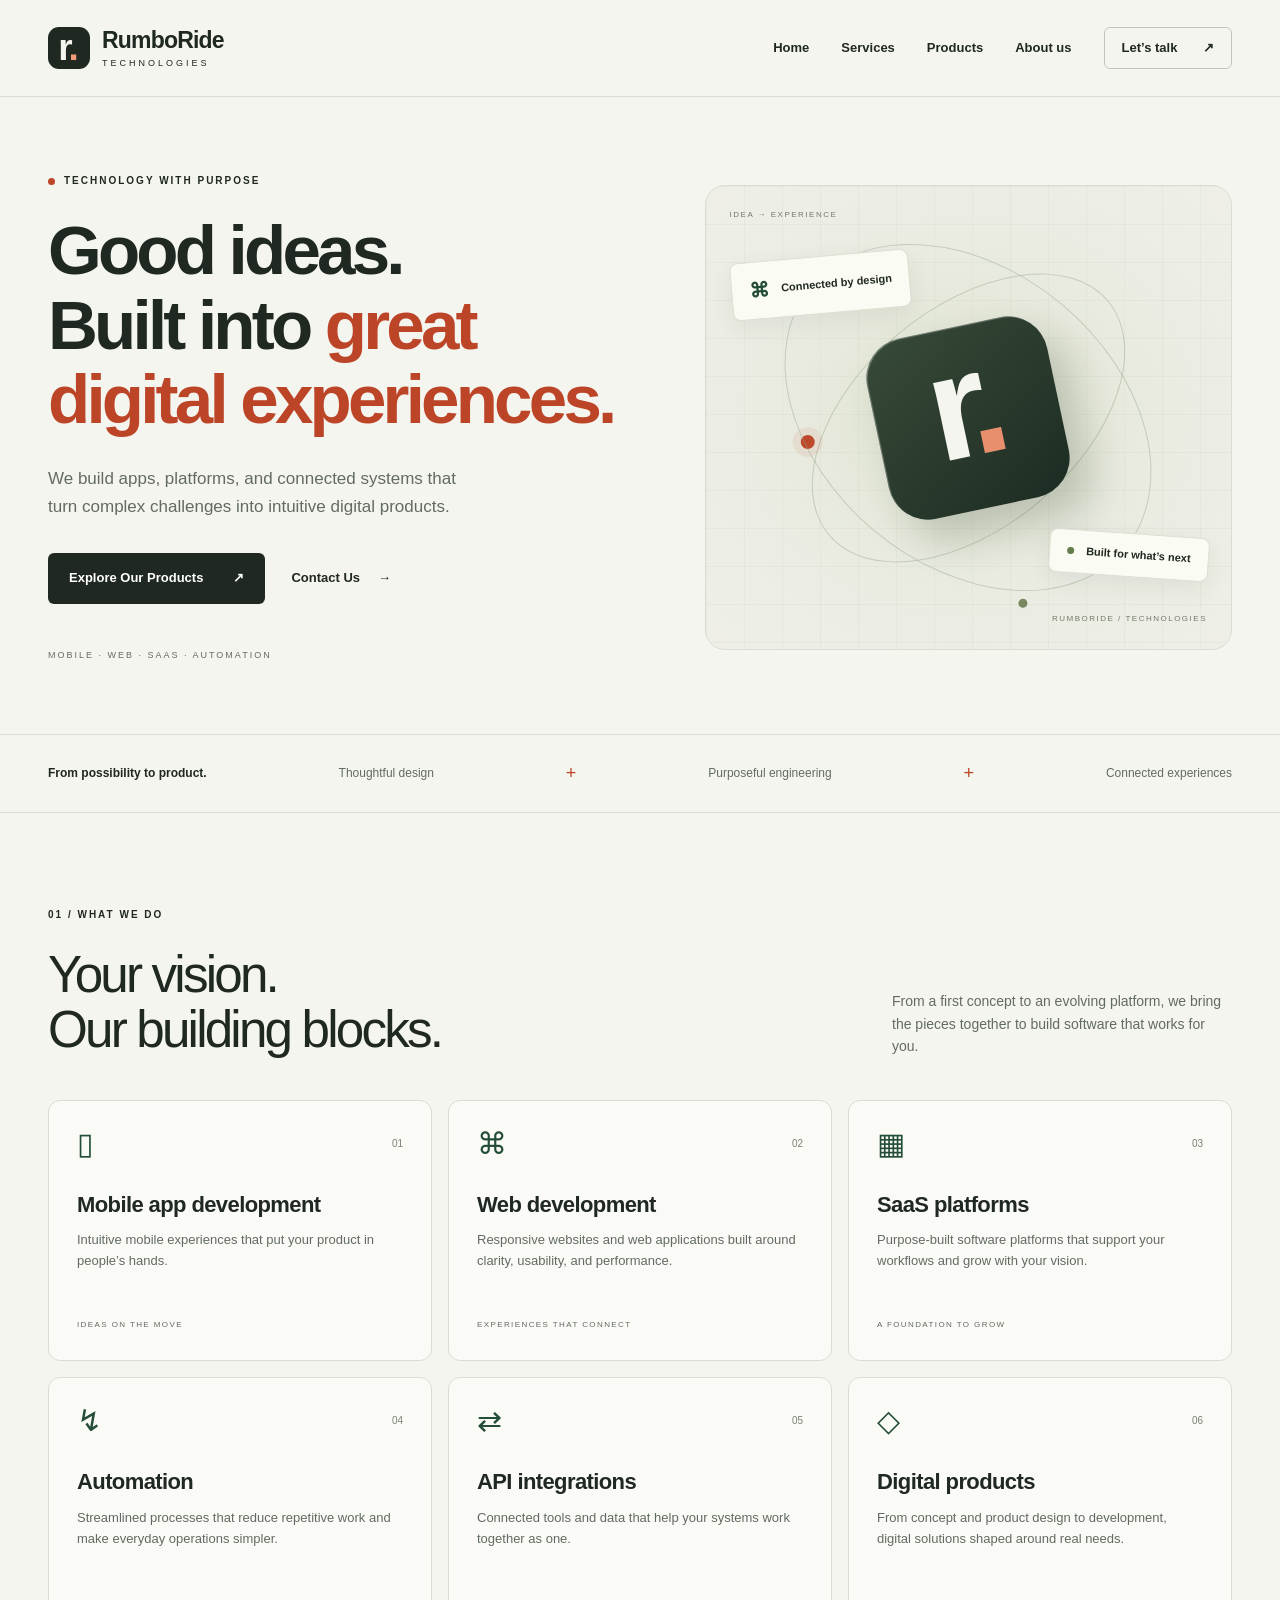
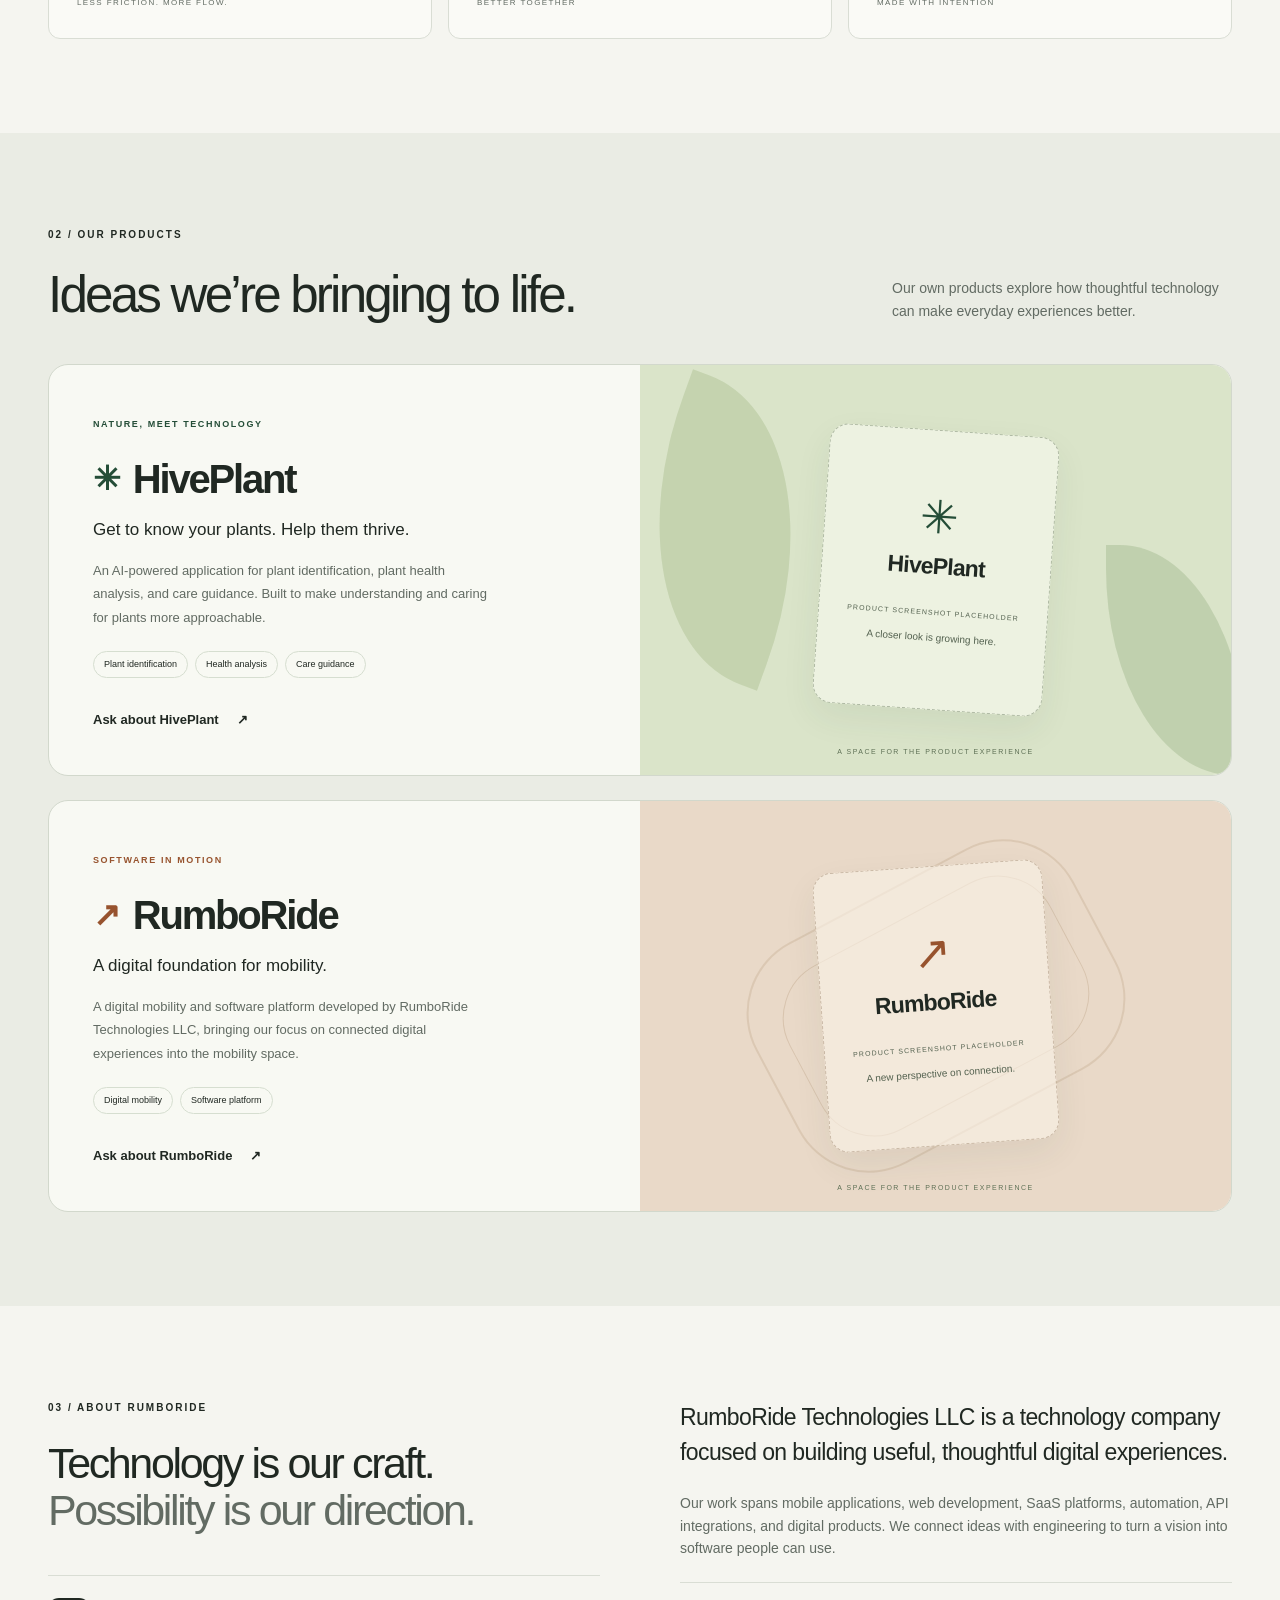
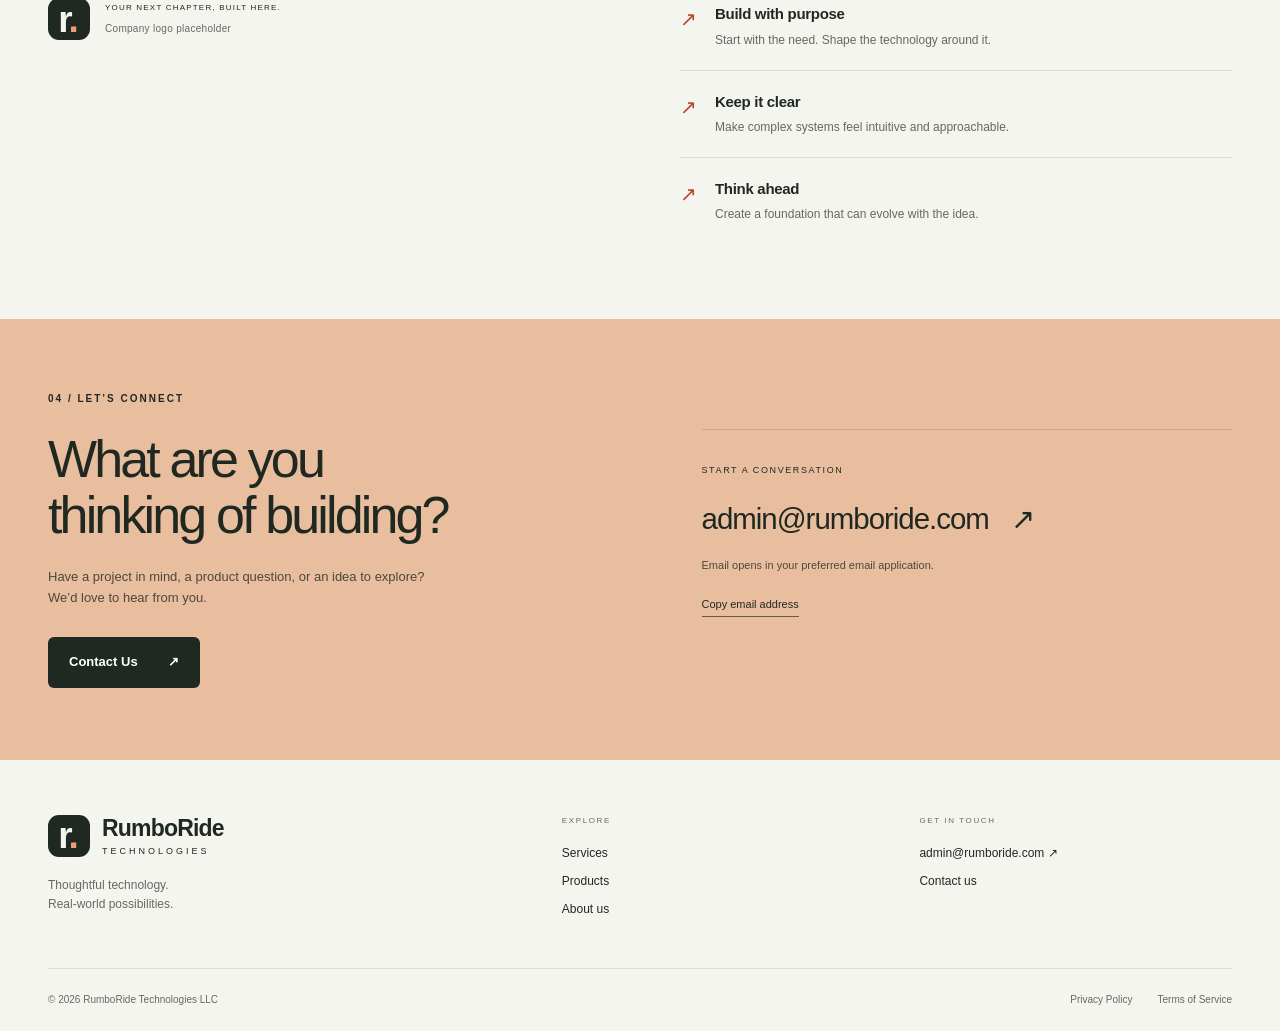
<file: index.html>
<!DOCTYPE html>
<html lang="en">
<head>
  <meta charset="UTF-8">
  <meta name="viewport" content="width=device-width, initial-scale=1.0">
  <meta name="theme-color" content="#f5f5f0">
  <title>RumboRide Technologies LLC | Apps, Platforms & Digital Products</title>
  <meta name="description" content="RumboRide Technologies LLC builds mobile apps, websites, SaaS platforms, automation, API integrations, and digital products. Discover HivePlant and RumboRide.">
  <link rel="canonical" href="https://rumboride.com/">
  <meta property="og:type" content="website">
  <meta property="og:site_name" content="RumboRide Technologies LLC">
  <meta property="og:title" content="RumboRide Technologies LLC | Apps, Platforms & Digital Products">
  <meta property="og:description" content="RumboRide Technologies LLC builds mobile apps, websites, SaaS platforms, automation, API integrations, and digital products. Discover HivePlant and RumboRide.">
  <meta property="og:url" content="https://rumboride.com/">
  <meta property="og:image" content="https://rumboride.com/assets/images/social-card.png">
  <meta property="og:image:alt" content="RumboRide Technologies — Technology with purpose">
  <meta name="twitter:card" content="summary_large_image">
  <link rel="icon" href="/assets/images/favicon.svg" type="image/svg+xml">
  <link rel="stylesheet" href="/assets/css/styles.css">
  <script src="/assets/js/main.js" defer></script>
</head>
<body>
<a class="skip-link" href="#main">Skip to content</a>
<header class="site-header">
  <div class="container nav-wrap">
    <a class="brand" href="/" aria-label="RumboRide Technologies home"><span class="brand-symbol" aria-hidden="true">r<span>.</span></span><span>RumboRide<small>TECHNOLOGIES</small></span></a>
    <button class="menu-toggle" type="button" aria-expanded="false" aria-controls="primary-nav">Menu <span aria-hidden="true">☰</span></button>
    <nav id="primary-nav" aria-label="Main navigation">
      <a href="/#home">Home</a><a href="/#services">Services</a><a href="/#products">Products</a><a href="/#about">About us</a><a class="nav-contact" href="/#contact">Let’s talk <span aria-hidden="true">↗</span></a>
    </nav>
  </div>
</header>
<main id="main">
<section id="home" class="hero container" aria-labelledby="hero-title">
  <div class="hero-copy"><p class="eyebrow"><span class="status-dot" aria-hidden="true"></span> TECHNOLOGY WITH PURPOSE</p><h1 id="hero-title">Good ideas.<br>Built into <span class="accent">great<br>digital experiences.</span></h1><p class="hero-description">We build apps, platforms, and connected systems that turn complex challenges into intuitive digital products.</p><div class="button-row"><a class="button button-dark" href="#products">Explore Our Products <span aria-hidden="true">↗</span></a><a class="text-link" href="#contact">Contact Us <span aria-hidden="true">→</span></a></div><p class="hero-footnote">MOBILE · WEB · SAAS · AUTOMATION</p></div>
  <div class="hero-art" aria-label="Abstract illustration of connected digital products" role="img"><div class="art-grid"></div><div class="art-orbit orbit-one"></div><div class="art-orbit orbit-two"></div><div class="art-core"><span>r<span class="accent">.</span></span></div><div class="floating-label label-top"><span class="mini-icon">⌘</span> Connected by design</div><div class="floating-label label-bottom"><span class="status-dot"></span> Built for what’s next</div><span class="art-coordinate coord-top">IDEA → EXPERIENCE</span><span class="art-coordinate coord-bottom">RUMBORIDE / TECHNOLOGIES</span></div>
</section>
<div class="capability-strip"><div class="container"><span>From possibility to product.</span><span>Thoughtful design</span><span class="strip-plus" aria-hidden="true">+</span><span>Purposeful engineering</span><span class="strip-plus" aria-hidden="true">+</span><span>Connected experiences</span></div></div>
<section id="services" class="section container" aria-labelledby="services-title"><div class="section-heading"><div><p class="eyebrow">01 / WHAT WE DO</p><h2 id="services-title">Your vision.<br>Our building blocks.</h2></div><p>From a first concept to an evolving platform, we bring the pieces together to build software that works for you.</p></div>
<div class="services-grid">
<article class="service-card"><div class="card-top"><span class="service-icon" aria-hidden="true">▯</span><span>01</span></div><h3>Mobile app development</h3><p>Intuitive mobile experiences that put your product in people’s hands.</p><span class="service-tag">IDEAS ON THE MOVE</span></article>
<article class="service-card"><div class="card-top"><span class="service-icon" aria-hidden="true">⌘</span><span>02</span></div><h3>Web development</h3><p>Responsive websites and web applications built around clarity, usability, and performance.</p><span class="service-tag">EXPERIENCES THAT CONNECT</span></article>
<article class="service-card"><div class="card-top"><span class="service-icon" aria-hidden="true">▦</span><span>03</span></div><h3>SaaS platforms</h3><p>Purpose-built software platforms that support your workflows and grow with your vision.</p><span class="service-tag">A FOUNDATION TO GROW</span></article>
<article class="service-card"><div class="card-top"><span class="service-icon" aria-hidden="true">↯</span><span>04</span></div><h3>Automation</h3><p>Streamlined processes that reduce repetitive work and make everyday operations simpler.</p><span class="service-tag">LESS FRICTION. MORE FLOW.</span></article>
<article class="service-card"><div class="card-top"><span class="service-icon" aria-hidden="true">⇄</span><span>05</span></div><h3>API integrations</h3><p>Connected tools and data that help your systems work together as one.</p><span class="service-tag">BETTER TOGETHER</span></article>
<article class="service-card"><div class="card-top"><span class="service-icon" aria-hidden="true">◇</span><span>06</span></div><h3>Digital products</h3><p>From concept and product design to development, digital solutions shaped around real needs.</p><span class="service-tag">MADE WITH INTENTION</span></article>
</div></section>
<section id="products" class="products-section section" aria-labelledby="products-title"><div class="container"><div class="section-heading"><div><p class="eyebrow">02 / OUR PRODUCTS</p><h2 id="products-title">Ideas we’re bringing to life.</h2></div><p>Our own products explore how thoughtful technology can make everyday experiences better.</p></div>
<article class="product-card hive"><div class="product-copy"><span class="product-category">NATURE, MEET TECHNOLOGY</span><h3><span class="product-mark" aria-hidden="true">✳</span> HivePlant</h3><p>Get to know your plants. Help them thrive.</p><p class="product-detail">An AI-powered application for plant identification, plant health analysis, and care guidance. Built to make understanding and caring for plants more approachable.</p><div class="product-tags"><span>Plant identification</span><span>Health analysis</span><span>Care guidance</span></div><a class="text-link" href="mailto:admin@rumboride.com?subject=HivePlant%20inquiry">Ask about HivePlant <span aria-hidden="true">↗</span></a></div><div class="product-preview plant-preview"><div class="preview-decoration leaf leaf-one"></div><div class="preview-decoration leaf leaf-two"></div><div class="screenshot-placeholder"><span class="preview-symbol" aria-hidden="true">✳</span><strong>HivePlant</strong><span class="placeholder-caption">PRODUCT SCREENSHOT PLACEHOLDER</span><p>A closer look is growing here.</p></div><span class="preview-note">A SPACE FOR THE PRODUCT EXPERIENCE</span></div></article>
<article class="product-card mobility"><div class="product-copy"><span class="product-category">SOFTWARE IN MOTION</span><h3><span class="product-mark" aria-hidden="true">↗</span> RumboRide</h3><p>A digital foundation for mobility.</p><p class="product-detail">A digital mobility and software platform developed by RumboRide Technologies LLC, bringing our focus on connected digital experiences into the mobility space.</p><div class="product-tags"><span>Digital mobility</span><span>Software platform</span></div><a class="text-link" href="mailto:admin@rumboride.com?subject=RumboRide%20platform%20inquiry">Ask about RumboRide <span aria-hidden="true">↗</span></a></div><div class="product-preview ride-preview"><div class="route-line"></div><div class="screenshot-placeholder"><span class="preview-symbol" aria-hidden="true">↗</span><strong>RumboRide</strong><span class="placeholder-caption">PRODUCT SCREENSHOT PLACEHOLDER</span><p>A new perspective on connection.</p></div><span class="preview-note">A SPACE FOR THE PRODUCT EXPERIENCE</span></div></article>
</div></section>
<section id="about" class="section container about-section" aria-labelledby="about-title"><div><p class="eyebrow">03 / ABOUT RUMBORIDE</p><h2 id="about-title">Technology is our craft.<br><span class="muted">Possibility is our direction.</span></h2><div class="logo-placeholder" aria-label="Placeholder area for company logo"><span class="brand-symbol" aria-hidden="true">r<span>.</span></span><span>YOUR NEXT CHAPTER, BUILT HERE.<small>Company logo placeholder</small></span></div></div><div class="about-copy"><p class="large-copy">RumboRide Technologies LLC is a technology company focused on building useful, thoughtful digital experiences.</p><p>Our work spans mobile applications, web development, SaaS platforms, automation, API integrations, and digital products. We connect ideas with engineering to turn a vision into software people can use.</p><div class="principle"><span aria-hidden="true">↗</span><div><h3>Build with purpose</h3><p>Start with the need. Shape the technology around it.</p></div></div><div class="principle"><span aria-hidden="true">↗</span><div><h3>Keep it clear</h3><p>Make complex systems feel intuitive and approachable.</p></div></div><div class="principle"><span aria-hidden="true">↗</span><div><h3>Think ahead</h3><p>Create a foundation that can evolve with the idea.</p></div></div></div></section>
<section id="contact" class="contact-section" aria-labelledby="contact-title"><div class="container contact-inner"><div><p class="eyebrow">04 / LET’S CONNECT</p><h2 id="contact-title">What are you<br>thinking of building?</h2><p>Have a project in mind, a product question, or an idea to explore?<br>We’d love to hear from you.</p><a class="button button-dark" href="mailto:admin@rumboride.com">Contact Us <span aria-hidden="true">↗</span></a></div><div class="contact-email"><span>START A CONVERSATION</span><a href="mailto:admin@rumboride.com">admin@rumboride.com <span aria-hidden="true">↗</span></a><p>Email opens in your preferred email application.</p><button class="copy-email" type="button">Copy email address</button><span class="copy-status" role="status" aria-live="polite"></span></div></div></section>
</main>
<footer class="site-footer">
  <div class="container footer-top">
    <div><a class="brand" href="/"><span class="brand-symbol" aria-hidden="true">r<span>.</span></span><span>RumboRide<small>TECHNOLOGIES</small></span></a><p>Thoughtful technology.<br>Real-world possibilities.</p></div>
    <div class="footer-links"><span class="footer-label">EXPLORE</span><a href="/#services">Services</a><a href="/#products">Products</a><a href="/#about">About us</a></div>
    <div class="footer-links"><span class="footer-label">GET IN TOUCH</span><a href="mailto:admin@rumboride.com">admin@rumboride.com <span aria-hidden="true">↗</span></a><a href="/#contact">Contact us</a></div>
  </div>
  <div class="container footer-bottom"><span>© <span data-year>2026</span> RumboRide Technologies LLC</span><div><a href="/privacy.html">Privacy Policy</a><a href="/terms.html">Terms of Service</a></div></div>
</footer>
</body>
</html>
</file>
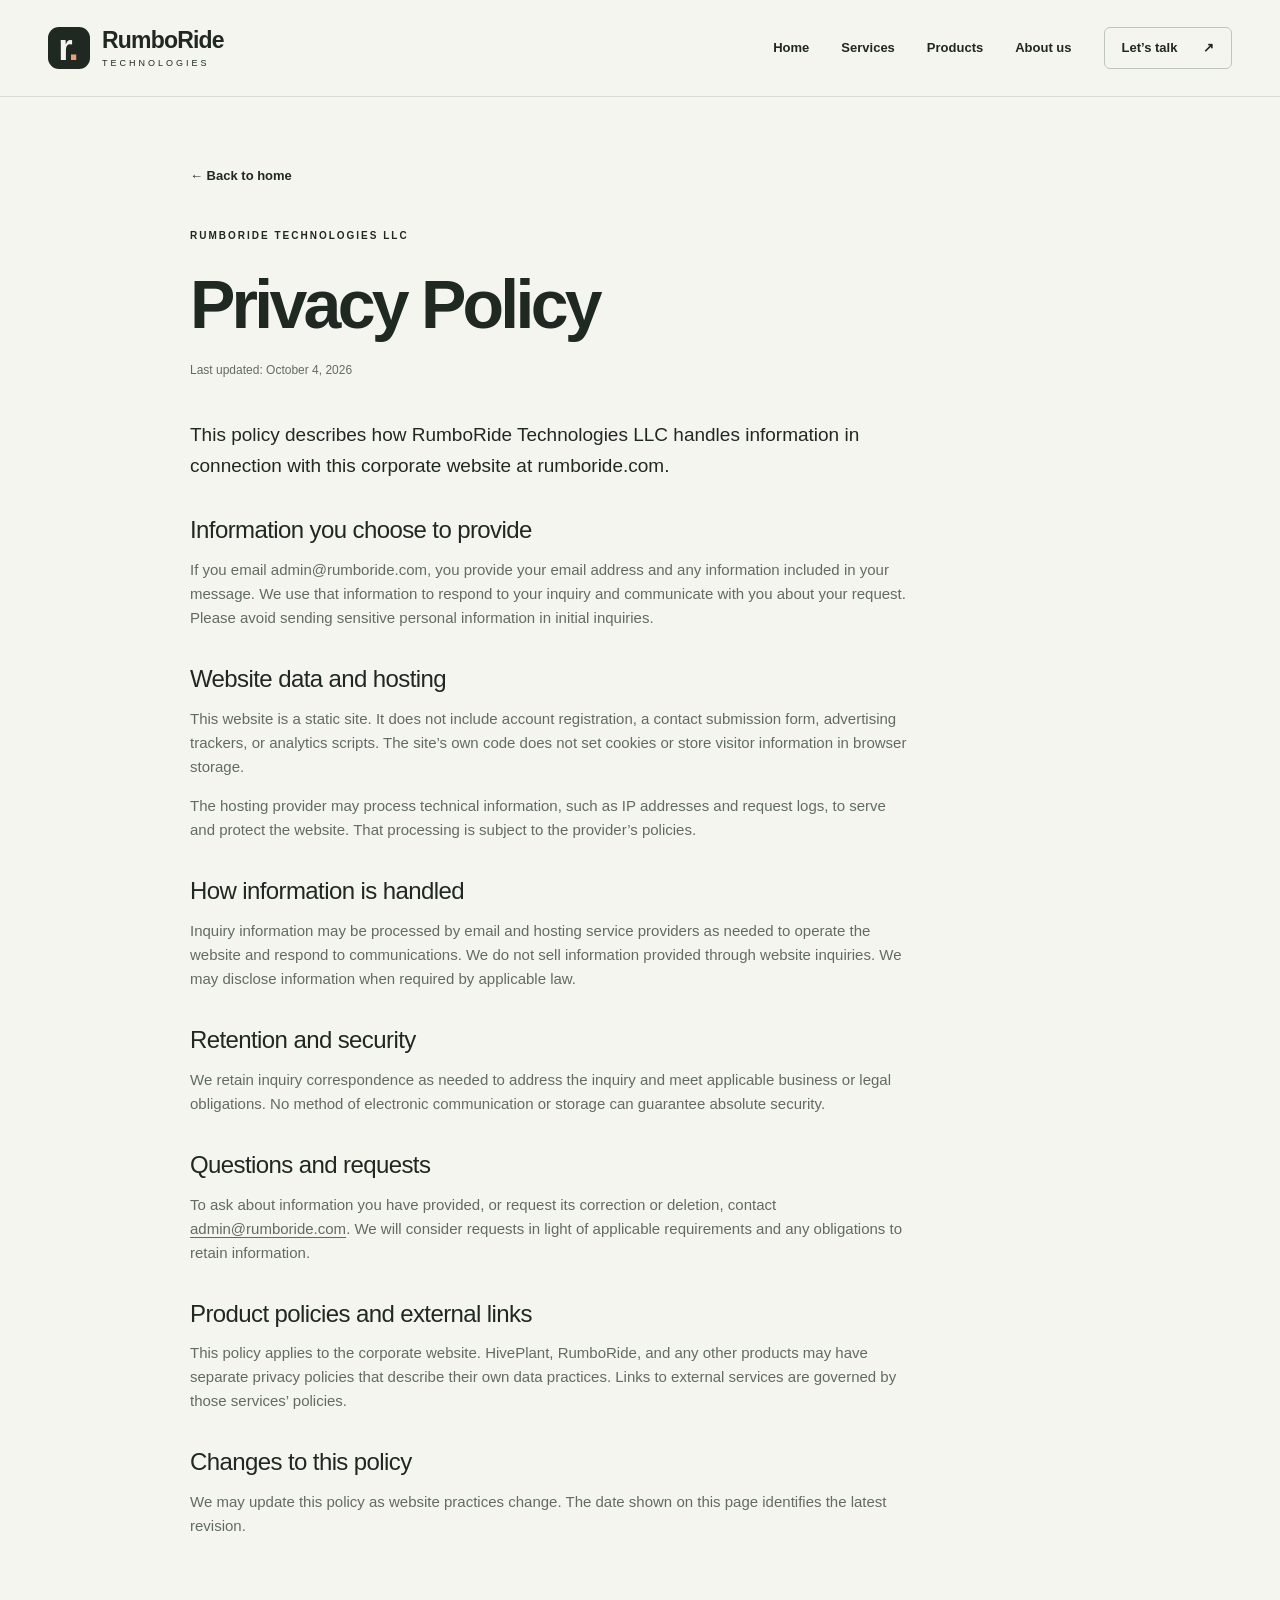
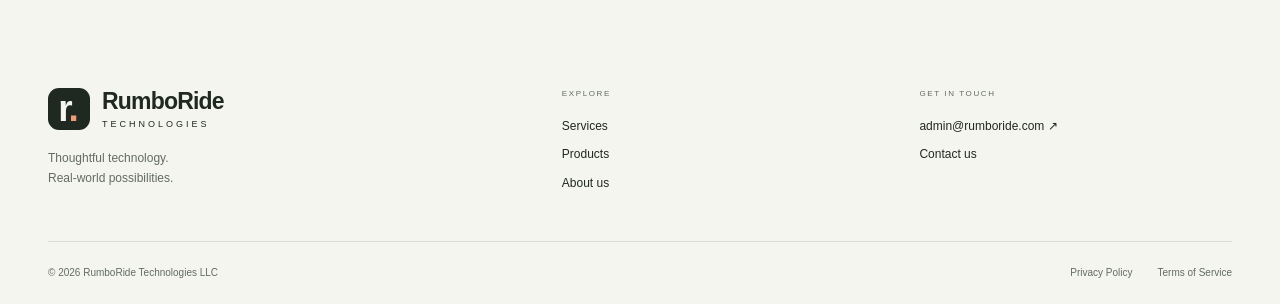
<file: privacy.html>
<!DOCTYPE html>
<html lang="en">
<head>
  <meta charset="UTF-8">
  <meta name="viewport" content="width=device-width, initial-scale=1.0">
  <meta name="theme-color" content="#f5f5f0">
  <title>Privacy Policy | RumboRide Technologies LLC</title>
  <meta name="description" content="Privacy Policy for the RumboRide Technologies LLC corporate website.">
  <link rel="canonical" href="https://rumboride.com/privacy.html">
  <meta property="og:type" content="website">
  <meta property="og:site_name" content="RumboRide Technologies LLC">
  <meta property="og:title" content="Privacy Policy | RumboRide Technologies LLC">
  <meta property="og:description" content="Privacy Policy for the RumboRide Technologies LLC corporate website.">
  <meta property="og:url" content="https://rumboride.com/privacy.html">
  <meta property="og:image" content="https://rumboride.com/assets/images/social-card.png">
  <meta property="og:image:alt" content="RumboRide Technologies — Technology with purpose">
  <meta name="twitter:card" content="summary_large_image">
  <link rel="icon" href="/assets/images/favicon.svg" type="image/svg+xml">
  <link rel="stylesheet" href="/assets/css/styles.css">
  <script src="/assets/js/main.js" defer></script>
</head>
<body>
<a class="skip-link" href="#main">Skip to content</a>
<header class="site-header">
  <div class="container nav-wrap">
    <a class="brand" href="/" aria-label="RumboRide Technologies home"><span class="brand-symbol" aria-hidden="true">r<span>.</span></span><span>RumboRide<small>TECHNOLOGIES</small></span></a>
    <button class="menu-toggle" type="button" aria-expanded="false" aria-controls="primary-nav">Menu <span aria-hidden="true">☰</span></button>
    <nav id="primary-nav" aria-label="Main navigation">
      <a href="/#home">Home</a><a href="/#services">Services</a><a href="/#products">Products</a><a href="/#about">About us</a><a class="nav-contact" href="/#contact">Let’s talk <span aria-hidden="true">↗</span></a>
    </nav>
  </div>
</header>
<main id="main" class="container legal-page"><a class="text-link" href="/">← Back to home</a><p class="eyebrow">RUMBORIDE TECHNOLOGIES LLC</p><h1>Privacy Policy</h1><p class="legal-date">Last updated: October 4, 2026</p><div class="legal-content"><p class="legal-intro">This policy describes how RumboRide Technologies LLC handles information in connection with this corporate website at rumboride.com.</p>
<h2>Information you choose to provide</h2><p>If you email admin@rumboride.com, you provide your email address and any information included in your message. We use that information to respond to your inquiry and communicate with you about your request. Please avoid sending sensitive personal information in initial inquiries.</p>
<h2>Website data and hosting</h2><p>This website is a static site. It does not include account registration, a contact submission form, advertising trackers, or analytics scripts. The site’s own code does not set cookies or store visitor information in browser storage.</p><p>The hosting provider may process technical information, such as IP addresses and request logs, to serve and protect the website. That processing is subject to the provider’s policies.</p>
<h2>How information is handled</h2><p>Inquiry information may be processed by email and hosting service providers as needed to operate the website and respond to communications. We do not sell information provided through website inquiries. We may disclose information when required by applicable law.</p>
<h2>Retention and security</h2><p>We retain inquiry correspondence as needed to address the inquiry and meet applicable business or legal obligations. No method of electronic communication or storage can guarantee absolute security.</p>
<h2>Questions and requests</h2><p>To ask about information you have provided, or request its correction or deletion, contact <a href="mailto:admin@rumboride.com">admin@rumboride.com</a>. We will consider requests in light of applicable requirements and any obligations to retain information.</p>
<h2>Product policies and external links</h2><p>This policy applies to the corporate website. HivePlant, RumboRide, and any other products may have separate privacy policies that describe their own data practices. Links to external services are governed by those services’ policies.</p>
<h2>Changes to this policy</h2><p>We may update this policy as website practices change. The date shown on this page identifies the latest revision.</p></div></main><footer class="site-footer">
  <div class="container footer-top">
    <div><a class="brand" href="/"><span class="brand-symbol" aria-hidden="true">r<span>.</span></span><span>RumboRide<small>TECHNOLOGIES</small></span></a><p>Thoughtful technology.<br>Real-world possibilities.</p></div>
    <div class="footer-links"><span class="footer-label">EXPLORE</span><a href="/#services">Services</a><a href="/#products">Products</a><a href="/#about">About us</a></div>
    <div class="footer-links"><span class="footer-label">GET IN TOUCH</span><a href="mailto:admin@rumboride.com">admin@rumboride.com <span aria-hidden="true">↗</span></a><a href="/#contact">Contact us</a></div>
  </div>
  <div class="container footer-bottom"><span>© <span data-year>2026</span> RumboRide Technologies LLC</span><div><a href="/privacy.html">Privacy Policy</a><a href="/terms.html">Terms of Service</a></div></div>
</footer>
</body>
</html>
</file>
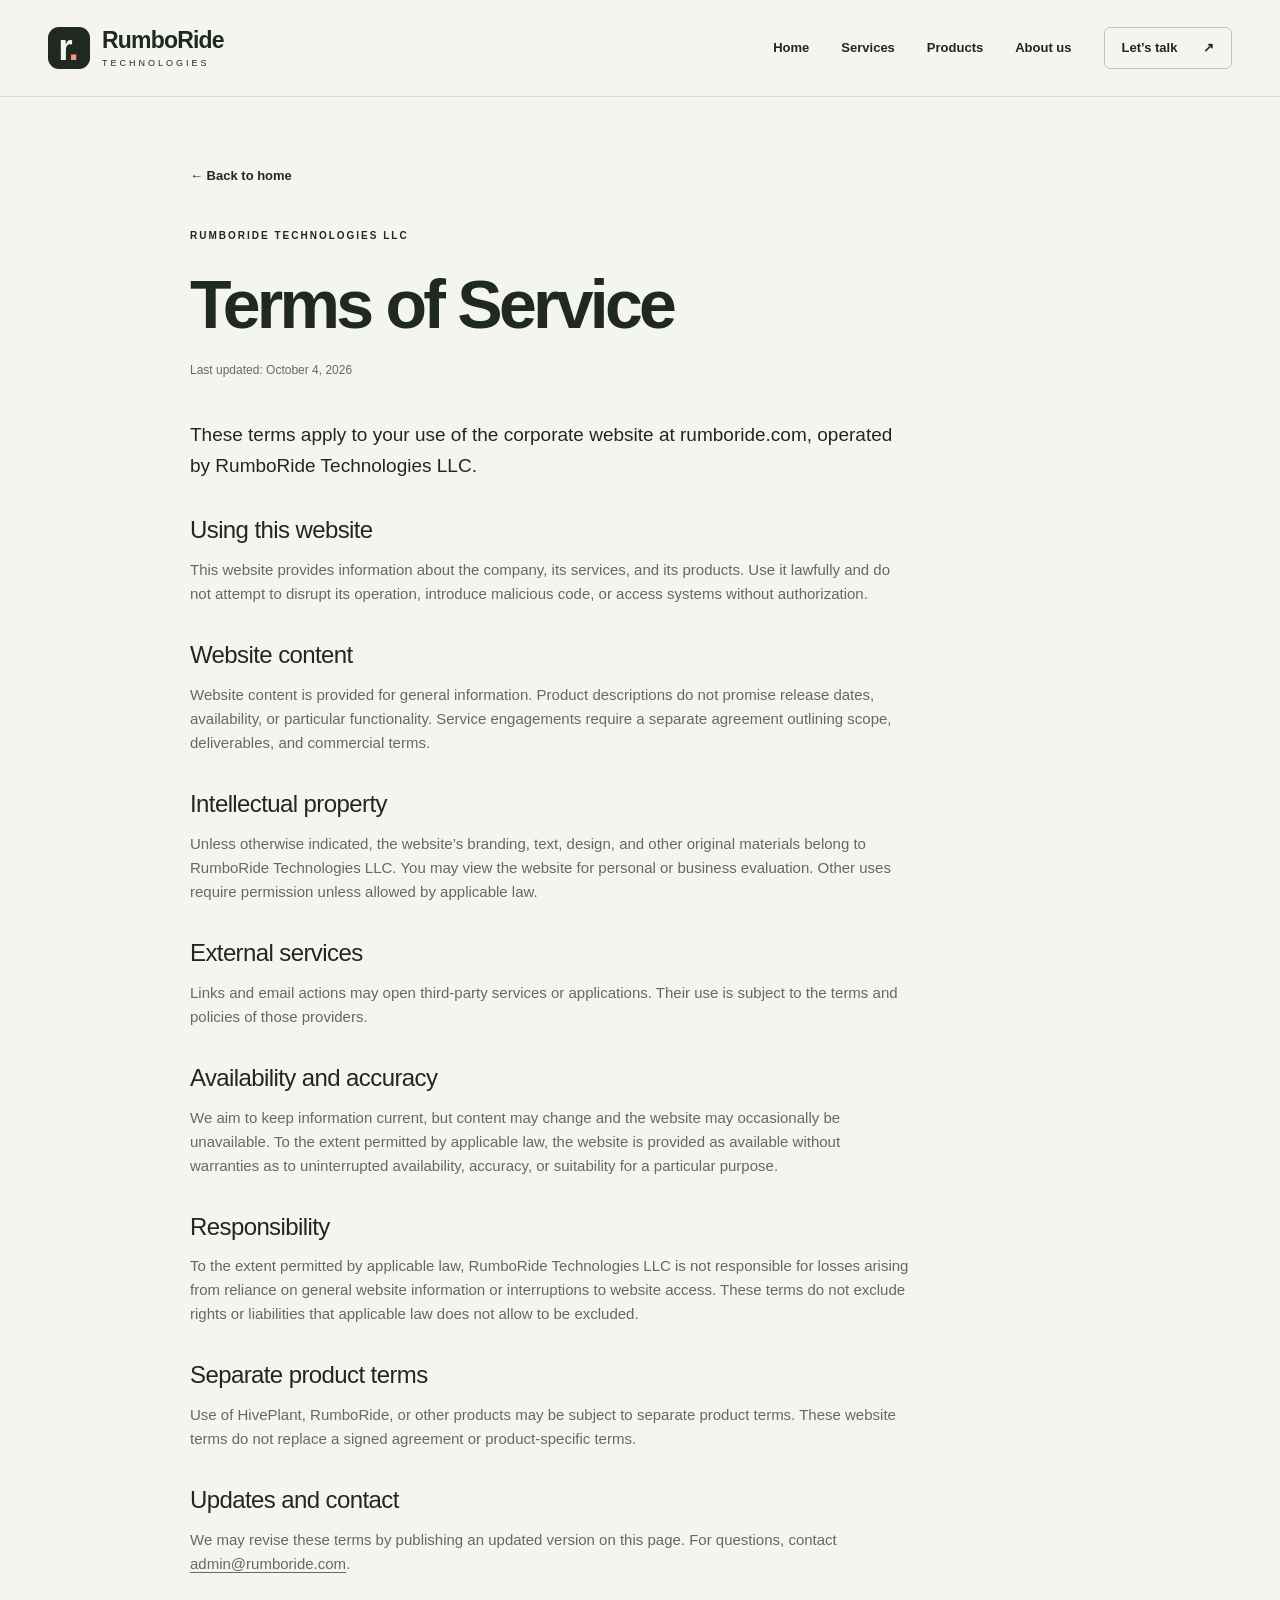
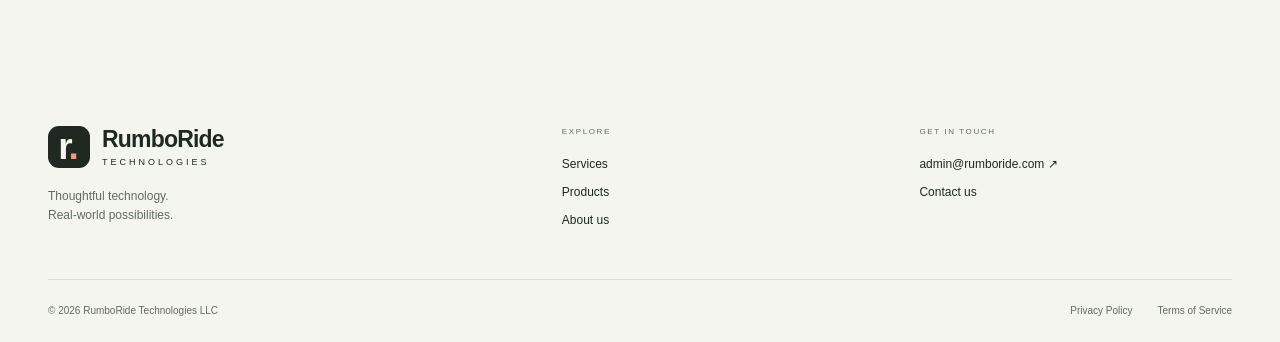
<file: terms.html>
<!DOCTYPE html>
<html lang="en">
<head>
  <meta charset="UTF-8">
  <meta name="viewport" content="width=device-width, initial-scale=1.0">
  <meta name="theme-color" content="#f5f5f0">
  <title>Terms of Service | RumboRide Technologies LLC</title>
  <meta name="description" content="Terms of Service for the RumboRide Technologies LLC corporate website.">
  <link rel="canonical" href="https://rumboride.com/terms.html">
  <meta property="og:type" content="website">
  <meta property="og:site_name" content="RumboRide Technologies LLC">
  <meta property="og:title" content="Terms of Service | RumboRide Technologies LLC">
  <meta property="og:description" content="Terms of Service for the RumboRide Technologies LLC corporate website.">
  <meta property="og:url" content="https://rumboride.com/terms.html">
  <meta property="og:image" content="https://rumboride.com/assets/images/social-card.png">
  <meta property="og:image:alt" content="RumboRide Technologies — Technology with purpose">
  <meta name="twitter:card" content="summary_large_image">
  <link rel="icon" href="/assets/images/favicon.svg" type="image/svg+xml">
  <link rel="stylesheet" href="/assets/css/styles.css">
  <script src="/assets/js/main.js" defer></script>
</head>
<body>
<a class="skip-link" href="#main">Skip to content</a>
<header class="site-header">
  <div class="container nav-wrap">
    <a class="brand" href="/" aria-label="RumboRide Technologies home"><span class="brand-symbol" aria-hidden="true">r<span>.</span></span><span>RumboRide<small>TECHNOLOGIES</small></span></a>
    <button class="menu-toggle" type="button" aria-expanded="false" aria-controls="primary-nav">Menu <span aria-hidden="true">☰</span></button>
    <nav id="primary-nav" aria-label="Main navigation">
      <a href="/#home">Home</a><a href="/#services">Services</a><a href="/#products">Products</a><a href="/#about">About us</a><a class="nav-contact" href="/#contact">Let’s talk <span aria-hidden="true">↗</span></a>
    </nav>
  </div>
</header>
<main id="main" class="container legal-page"><a class="text-link" href="/">← Back to home</a><p class="eyebrow">RUMBORIDE TECHNOLOGIES LLC</p><h1>Terms of Service</h1><p class="legal-date">Last updated: October 4, 2026</p><div class="legal-content"><p class="legal-intro">These terms apply to your use of the corporate website at rumboride.com, operated by RumboRide Technologies LLC.</p>
<h2>Using this website</h2><p>This website provides information about the company, its services, and its products. Use it lawfully and do not attempt to disrupt its operation, introduce malicious code, or access systems without authorization.</p>
<h2>Website content</h2><p>Website content is provided for general information. Product descriptions do not promise release dates, availability, or particular functionality. Service engagements require a separate agreement outlining scope, deliverables, and commercial terms.</p>
<h2>Intellectual property</h2><p>Unless otherwise indicated, the website’s branding, text, design, and other original materials belong to RumboRide Technologies LLC. You may view the website for personal or business evaluation. Other uses require permission unless allowed by applicable law.</p>
<h2>External services</h2><p>Links and email actions may open third-party services or applications. Their use is subject to the terms and policies of those providers.</p>
<h2>Availability and accuracy</h2><p>We aim to keep information current, but content may change and the website may occasionally be unavailable. To the extent permitted by applicable law, the website is provided as available without warranties as to uninterrupted availability, accuracy, or suitability for a particular purpose.</p>
<h2>Responsibility</h2><p>To the extent permitted by applicable law, RumboRide Technologies LLC is not responsible for losses arising from reliance on general website information or interruptions to website access. These terms do not exclude rights or liabilities that applicable law does not allow to be excluded.</p>
<h2>Separate product terms</h2><p>Use of HivePlant, RumboRide, or other products may be subject to separate product terms. These website terms do not replace a signed agreement or product-specific terms.</p>
<h2>Updates and contact</h2><p>We may revise these terms by publishing an updated version on this page. For questions, contact <a href="mailto:admin@rumboride.com">admin@rumboride.com</a>.</p></div></main><footer class="site-footer">
  <div class="container footer-top">
    <div><a class="brand" href="/"><span class="brand-symbol" aria-hidden="true">r<span>.</span></span><span>RumboRide<small>TECHNOLOGIES</small></span></a><p>Thoughtful technology.<br>Real-world possibilities.</p></div>
    <div class="footer-links"><span class="footer-label">EXPLORE</span><a href="/#services">Services</a><a href="/#products">Products</a><a href="/#about">About us</a></div>
    <div class="footer-links"><span class="footer-label">GET IN TOUCH</span><a href="mailto:admin@rumboride.com">admin@rumboride.com <span aria-hidden="true">↗</span></a><a href="/#contact">Contact us</a></div>
  </div>
  <div class="container footer-bottom"><span>© <span data-year>2026</span> RumboRide Technologies LLC</span><div><a href="/privacy.html">Privacy Policy</a><a href="/terms.html">Terms of Service</a></div></div>
</footer>
</body>
</html>
</file>
<file: assets/css/styles.css>
:root{--paper:#f5f5f0;--ink:#202822;--muted:#626b63;--line:#d9ddd4;--orange:#bc4528;--green:#244d37;--radius:20px}*{box-sizing:border-box}html{scroll-behavior:smooth;scroll-padding-top:100px}body{margin:0;background:var(--paper);color:var(--ink);font-family:Arial,Helvetica,sans-serif;font-size:16px;line-height:1.6}a{color:inherit;text-decoration:none}button{font:inherit}a,button{-webkit-tap-highlight-color:transparent}a:focus-visible,button:focus-visible{outline:3px solid var(--orange);outline-offset:5px}::selection{background:#f1c7b7}h1,h2,h3,p{margin:0}h1,h2,h3{line-height:1.08;letter-spacing:-.055em}h1{font-size:clamp(44px,5.4vw,78px);font-weight:600}h2{font-size:clamp(34px,4vw,54px);font-weight:500}h3{font-weight:600}.container{width:min(1200px,calc(100% - 96px));margin-inline:auto}.accent{color:var(--orange)}.muted{color:var(--muted)}.skip-link{position:fixed;top:-100px;left:20px;padding:12px;background:var(--ink);color:white;z-index:100}.skip-link:focus{top:12px}.site-header{position:sticky;top:0;z-index:20;background:rgba(245,245,240,.97);border-bottom:1px solid var(--line)}.nav-wrap{height:96px;display:flex;align-items:center;justify-content:space-between;gap:28px}.brand{display:inline-flex;align-items:center;gap:12px;font-size:23px;line-height:1.05;font-weight:700;letter-spacing:-.8px}.brand small{display:block;font-size:9px;letter-spacing:3px;margin-top:7px;font-weight:500}.brand-symbol{width:42px;height:42px;background:var(--ink);color:var(--paper);border-radius:11px;display:inline-flex;align-items:center;justify-content:center;font-size:37px;font-weight:700;letter-spacing:-4px;padding-right:5px}.brand-symbol>span{color:#f19c77}nav{display:flex;align-items:center;gap:32px}nav>a{font-size:13px;font-weight:600}nav>a:hover,.footer-links a:hover,.footer-bottom a:hover{color:var(--orange)}.nav-contact{padding:10px 17px;border:1px solid #bec5bb;border-radius:6px}.nav-contact span{margin-left:22px}.menu-toggle{display:none}.hero{display:grid;grid-template-columns:1.15fr 1fr;gap:50px;padding-block:76px 72px;align-items:center}.eyebrow{font-size:10px;font-weight:700;letter-spacing:2px;display:flex;align-items:center;gap:9px;margin-bottom:24px}.status-dot{display:inline-block;width:7px;height:7px;border-radius:50%;background:var(--orange);flex-shrink:0}.hero-description{font-size:17px;color:var(--muted);max-width:440px;line-height:1.65;margin-top:28px}.button-row{display:flex;align-items:center;gap:26px;margin-top:32px}.button{display:inline-flex;align-items:center;justify-content:space-between;gap:30px;padding:15px 21px;border-radius:6px;font-size:13px;font-weight:600;transition:background .2s,transform .2s}.button:hover{transform:translateY(-2px)}.button-dark{background:var(--ink);color:white}.button-dark:hover{background:#3e4c41}.text-link{display:inline-flex;align-items:center;gap:18px;font-size:13px;font-weight:600}.text-link:hover{color:var(--orange)}.hero-footnote{font-size:9px;letter-spacing:2px;color:var(--muted);margin-top:44px}.hero-art{position:relative;min-height:465px;overflow:hidden;border:1px solid #d9ded3;border-radius:var(--radius);background:radial-gradient(ellipse at 50% 50%,#dce2cc 0%,#eaece2 55%,#efefe7 100%);display:flex;align-items:center;justify-content:center}.art-grid{position:absolute;inset:0;background-image:linear-gradient(#b4bda81f 1px,transparent 1px),linear-gradient(90deg,#b4bda81f 1px,transparent 1px);background-size:38px 38px}.art-core{width:184px;height:184px;border-radius:40px;transform:rotate(-12deg);background:linear-gradient(145deg,#384a38,#1d2c23);box-shadow:16px 24px 38px #26362335,inset 1px 1px 1px #ffffff55;display:flex;align-items:center;justify-content:center;z-index:2}.art-core>span{font-size:150px;color:var(--paper);font-weight:700;line-height:1;letter-spacing:-14px;margin-top:-28px;margin-left:-10px}.art-core .accent{color:#e8906e}.art-orbit{position:absolute;border:1px solid #98a68f75;border-radius:50%;width:365px;height:220px;transform:rotate(-40deg)}.orbit-two{width:410px;height:295px;transform:rotate(40deg)}.orbit-one:before{content:'';position:absolute;width:14px;height:14px;border-radius:50%;background:#bd492a;left:36px;top:17px;box-shadow:0 0 0 8px #bc452815}.orbit-two:after{content:'';position:absolute;width:9px;height:9px;border-radius:50%;background:#788861;right:38px;bottom:35px}.floating-label{position:absolute;z-index:3;background:#fafbf3;box-shadow:0 8px 25px #27362312;border:1px solid #dce0d2;border-radius:8px;padding:12px 17px;display:flex;align-items:center;gap:12px;font-size:11px;font-weight:600}.label-top{top:70px;left:25px;transform:rotate(-5deg)}.mini-icon{font-size:20px;color:var(--green)}.label-bottom{bottom:73px;right:22px;transform:rotate(4deg)}.label-bottom .status-dot{background:#647c48}.art-coordinate{position:absolute;font-size:8px;letter-spacing:1.5px;color:#717c69}.coord-top{top:23px;left:24px}.coord-bottom{bottom:23px;right:24px}.capability-strip{border-block:1px solid var(--line)}.capability-strip .container{display:flex;align-items:center;justify-content:space-between;gap:20px;padding-block:24px;font-size:12px;color:var(--muted)}.capability-strip span:first-child{font-weight:600;color:var(--ink)}.strip-plus{color:var(--orange);font-size:18px}.section{padding-block:94px}.section-heading{display:flex;align-items:flex-end;justify-content:space-between;gap:48px;margin-bottom:42px}.section-heading>p{max-width:340px;color:var(--muted);font-size:14px}.services-grid{display:grid;grid-template-columns:repeat(3,1fr);gap:16px}.service-card{padding:28px;border:1px solid var(--line);border-radius:12px;background:#fafaf6}.card-top{display:flex;justify-content:space-between;align-items:center;color:#7a8277;font-size:10px;margin-bottom:34px}.service-icon{color:var(--green);font-size:30px;line-height:1}.service-card h3{font-size:22px;letter-spacing:-.6px;margin-bottom:14px}.service-card p{color:var(--muted);font-size:13px;min-height:64px}.service-tag{display:block;margin-top:25px;font-size:8px;letter-spacing:1.4px;color:var(--muted)}.products-section{background:#eaece4}.product-card{display:grid;grid-template-columns:1fr 1fr;border:1px solid #d2d8cc;border-radius:var(--radius);overflow:hidden;background:#f8f9f3;margin-top:24px}.product-copy{padding:44px}.product-category{font-size:9px;letter-spacing:1.6px;color:var(--green);font-weight:600}.product-copy h3{font-size:40px;display:flex;align-items:center;gap:14px;margin-block:23px 15px}.product-mark{font-size:33px;color:var(--green)}.product-copy>p{font-size:17px}.product-copy .product-detail{font-size:13px;color:var(--muted);line-height:1.8;margin-top:16px;max-width:400px}.product-tags{display:flex;flex-wrap:wrap;gap:7px;margin:22px 0 28px}.product-tags span{font-size:9px;border:1px solid #d6ded0;border-radius:30px;padding:5px 10px}.product-preview{position:relative;display:flex;align-items:center;justify-content:center;overflow:hidden;min-height:370px}.plant-preview{background:#dae4c9}.ride-preview{background:#e9d9c8}.screenshot-placeholder{position:relative;z-index:2;width:230px;min-height:280px;border:1px dashed #51644865;border-radius:19px;background:#f9fbf19c;display:flex;flex-direction:column;justify-content:center;align-items:center;padding:25px 18px;text-align:center;box-shadow:0 14px 35px #244d3712;transform:rotate(4deg)}.screenshot-placeholder strong{font-size:23px;letter-spacing:-.8px;margin:8px 0 22px}.preview-symbol{font-size:46px;color:var(--green);line-height:1}.placeholder-caption{font-size:7px;letter-spacing:1.1px;color:#53614f}.screenshot-placeholder p{font-size:10px;color:#53614f;margin-top:12px}.preview-note{position:absolute;bottom:18px;font-size:7px;letter-spacing:1.5px;color:#5f7156}.leaf{position:absolute;width:170px;height:280px;border-radius:0 90% 0 90%;background:#87a46742;transform:rotate(20deg);left:0;top:25px}.leaf-two{width:140px;height:230px;left:auto;right:-15px;top:auto;bottom:0;transform:rotate(180deg);background:#64885038}.ride-preview .screenshot-placeholder{transform:rotate(-4deg);background:#fbf3e899;border-color:#886f5565}.ride-preview .preview-symbol,.mobility .product-mark,.mobility .product-category{color:#97532e}.route-line{position:absolute;width:360px;height:250px;border:2px solid #b092713d;border-radius:80px;transform:rotate(-28deg)}.route-line:after{content:'';position:absolute;inset:30px;border:1px solid #b092714d;border-radius:60px}.about-section{display:grid;grid-template-columns:1fr 1fr;gap:80px}.about-section h2{font-size:43px}.logo-placeholder{display:flex;align-items:center;gap:15px;margin-top:42px;padding:22px 0;border-top:1px solid var(--line);font-size:8px;letter-spacing:1.2px}.logo-placeholder small{display:block;letter-spacing:.3px;font-size:10px;color:var(--muted);margin-top:6px}.about-copy>p{font-size:14px;color:var(--muted);margin-bottom:23px}.about-copy .large-copy{font-size:23px;line-height:1.5;letter-spacing:-.6px;color:var(--ink)}.principle{display:flex;gap:18px;padding-top:20px;margin-top:20px;border-top:1px solid var(--line)}.principle>span{color:var(--orange);font-size:20px}.principle h3{font-size:15px;letter-spacing:-.3px;margin:3px 0 8px}.principle p{font-size:12px;color:var(--muted)}.contact-section{background:#e9be9f;padding-block:72px}.contact-inner{display:grid;grid-template-columns:1.1fr 1fr;gap:70px;align-items:center}.contact-inner h2{font-size:52px}.contact-inner>div>p:not(.eyebrow){font-size:13px;margin:24px 0;color:#4d473b}.contact-inner .button{margin-top:5px}.contact-email{border-top:1px solid #967c6455;padding-top:25px}.contact-email>span:first-child{font-size:9px;letter-spacing:1.6px}.contact-email>a{display:block;font-size:clamp(19px,2.3vw,30px);letter-spacing:-1px;margin-top:14px}.contact-email>a span{margin-left:15px}.contact-email>p{font-size:11px!important;margin:15px 0!important}.copy-email{border:0;border-bottom:1px solid #675a48;background:transparent;padding:3px 0;cursor:pointer;font-size:11px;color:var(--ink)}.copy-status{display:block;min-height:24px;font-size:11px;margin-top:8px}.site-footer{padding-top:55px}.footer-top{display:grid;grid-template-columns:1.5fr 1fr 1fr;gap:45px;padding-bottom:48px}.footer-top p{color:var(--muted);font-size:12px;margin-top:19px}.footer-links{display:flex;flex-direction:column;align-items:flex-start;gap:9px;font-size:12px}.footer-label{font-size:8px;letter-spacing:1.6px;color:var(--muted);margin-bottom:7px}.footer-bottom{display:flex;justify-content:space-between;gap:20px;border-top:1px solid var(--line);padding-block:23px;font-size:10px;color:var(--muted)}.footer-bottom>div{display:flex;gap:25px}.legal-page{padding-block:65px 95px;max-width:900px}.legal-page>.eyebrow{margin-top:40px}.legal-page h1{font-size:clamp(40px,6vw,68px)}.legal-date{color:var(--muted);font-size:12px;margin-top:20px}.legal-content{margin-top:40px;max-width:720px}.legal-content h2{font-size:24px;letter-spacing:-.6px;margin:36px 0 15px}.legal-content p{font-size:15px;color:var(--muted);margin-top:15px}.legal-content .legal-intro{font-size:19px;color:var(--ink)}.legal-content a{text-decoration:underline;text-underline-offset:3px}
@media(min-width:1500px){.hero{padding-block:100px}.hero-art{min-height:510px}}
@media(max-width:1000px){.container{width:calc(100% - 56px)}nav{gap:20px}.hero{gap:25px}.hero-art{min-height:420px}.art-core{width:155px;height:155px}.art-core>span{font-size:125px}.floating-label{font-size:9px;padding:10px}.label-top{left:12px}.label-bottom{right:12px}.button-row{gap:18px}.button{gap:16px;padding:14px 16px}.about-section{gap:40px}.product-copy{padding:30px}.contact-inner{gap:35px}.contact-inner h2{font-size:44px}.service-card{padding:23px}.service-card h3{font-size:20px}}
@media(max-width:760px){html{scroll-padding-top:85px}.container{width:calc(100% - 40px)}.nav-wrap{height:78px}.brand{font-size:21px}.brand-symbol{width:37px;height:37px;font-size:32px}.menu-toggle{display:inline-flex;gap:10px;align-items:center;border:1px solid var(--line);border-radius:5px;background:transparent;padding:8px 12px;font-size:12px}.js-enabled nav{display:none}.js-enabled nav.is-open{display:flex}nav{flex-direction:column;align-items:stretch;gap:0;position:absolute;top:78px;left:0;right:0;padding:12px 20px 20px;background:var(--paper);border-bottom:1px solid var(--line)}nav>a{padding:13px 8px}.nav-contact{margin-top:7px}.hero{grid-template-columns:1fr;padding-block:45px;gap:38px}h1{font-size:clamp(43px,9vw,66px)}.hero-description{max-width:490px;font-size:16px}.hero-footnote{margin-top:28px}.hero-art{min-height:370px}.label-top{left:12%;top:53px}.label-bottom{right:10%;bottom:53px}.capability-strip .container{flex-wrap:wrap;justify-content:center;gap:10px 14px;font-size:10px;padding-block:20px}.capability-strip span:first-child{width:100%;text-align:center;margin-bottom:4px}.section{padding-block:60px}.section-heading{align-items:flex-start;flex-direction:column;gap:22px;margin-bottom:30px}.section-heading>p{max-width:480px}.services-grid{grid-template-columns:repeat(2,1fr)}.card-top{margin-bottom:25px}.service-card p{min-height:80px}.product-card{grid-template-columns:1fr}.product-copy{padding:30px}.product-preview{min-height:335px}.screenshot-placeholder{min-height:250px;width:215px}.about-section{grid-template-columns:1fr;gap:32px}.about-section h2{font-size:38px}.logo-placeholder{margin-top:28px}.contact-section{padding-block:52px}.contact-inner{grid-template-columns:1fr;gap:35px}.contact-inner h2{font-size:44px}.contact-email>a{font-size:27px}.footer-top{grid-template-columns:1fr 1fr;gap:35px}.footer-top>div:first-child{grid-column:1/-1}.footer-bottom{flex-direction:column;gap:12px}.legal-page{padding-block:42px 65px}body:not(.js-enabled) .site-header{position:relative}body:not(.js-enabled) nav{position:static}body:not(.js-enabled) .nav-wrap{height:auto;flex-wrap:wrap;padding-block:18px}body:not(.js-enabled) .menu-toggle{display:none}}
@media(max-width:400px){.container{width:calc(100% - 32px)}.services-grid{grid-template-columns:1fr}.service-card p{min-height:0}.service-tag{margin-top:20px}.hero h1{font-size:43px}.button-row{flex-wrap:wrap;gap:20px}.footer-top{grid-template-columns:1fr}.footer-top>div:first-child{grid-column:auto}.contact-email>a{font-size:23px}.product-copy{padding:25px}}
@media(prefers-reduced-motion:reduce){html{scroll-behavior:auto}*,*::before,*::after{transition:none!important;animation:none!important}}
</file>
